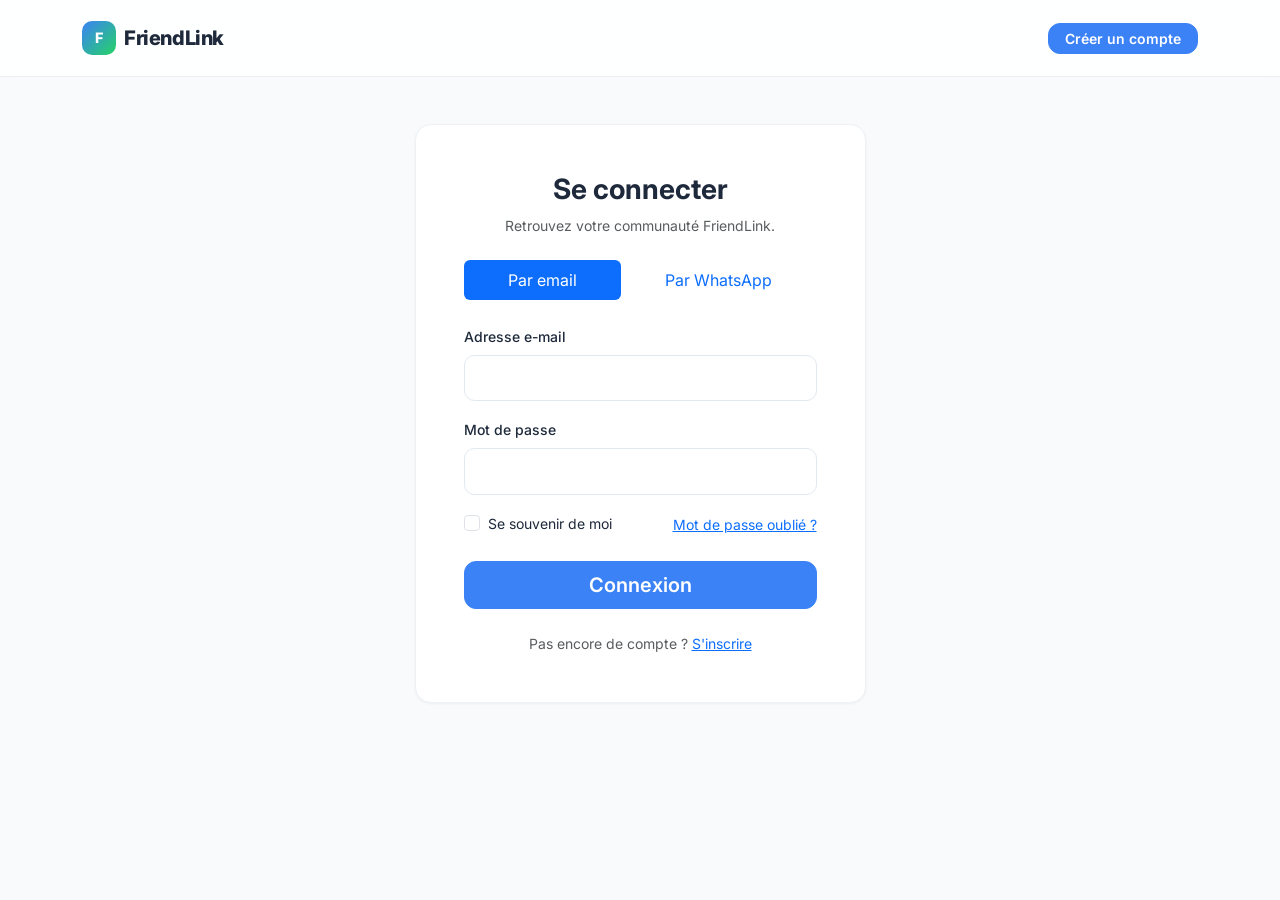
<file: frontend/login.html>
<!DOCTYPE html>
<html lang="fr">
<head>
    <meta charset="UTF-8">
    <meta name="viewport" content="width=device-width, initial-scale=1.0">
    <title>Connexion — FriendLink</title>

    <link href="https://cdn.jsdelivr.net/npm/bootstrap@5.3.2/dist/css/bootstrap.min.css" rel="stylesheet">
    <link rel="stylesheet" href="https://cdn.jsdelivr.net/npm/bootstrap-icons@1.11.1/font/bootstrap-icons.css">
    <link href="https://fonts.googleapis.com/css2?family=Inter:wght@400;500;600;700;800&display=swap" rel="stylesheet">
    <link rel="stylesheet" href="assets/css/style.css">
    
    <script src="https://cdn.jsdelivr.net/npm/bootstrap@5.3.2/dist/js/bootstrap.bundle.min.js"></script>
    <script src="assets/js/mock-data.js"></script>
    <script src="assets/js/script.js"></script>
</head>
<body>

    <div class="page-loader">
        <div><span class="loader-dot"></span><span class="loader-dot"></span><span class="loader-dot"></span></div>
    </div>

    <nav class="navbar navbar-expand-lg fl-navbar py-3">
        <div class="container">
            <a class="navbar-brand fl-brand d-flex align-items-center" href="index.html">
                <span class="fl-brand-badge">F</span> FriendLink
            </a>
            <a href="register.html" class="btn btn-fl-primary btn-sm px-3">Créer un compte</a>
        </div>
    </nav>

    <main class="container py-5">
        <div class="row justify-content-center">
            <div class="col-md-6 col-lg-5">
                <div class="fl-form-card p-4 p-md-5">
                    <div class="text-center mb-4">
                        <h1 class="h3 fw-bold">Se connecter</h1>
                        <p class="text-muted small">Retrouvez votre communauté FriendLink.</p>
                    </div>

                    <ul class="nav nav-pills nav-fill mb-4" id="login-tabs">
                        <li class="nav-item">
                            <button class="nav-link active" data-bs-toggle="pill" data-bs-target="#tab-email" type="button">Par email</button>
                        </li>
                        <li class="nav-item">
                            <button class="nav-link" data-bs-toggle="pill" data-bs-target="#tab-whatsapp" type="button">Par WhatsApp</button>
                        </li>
                    </ul>

                    <form action="members.html" class="tab-content">
                        <div class="tab-pane fade show active" id="tab-email">
                            <label class="form-label small fw-medium">Adresse e-mail</label>
                            <input type="email" class="form-control mb-3" required>
                        </div>
                        <div class="tab-pane fade" id="tab-whatsapp">
                            <label class="form-label small fw-medium">Numéro WhatsApp</label>
                            <input type="tel" class="form-control mb-3" placeholder="+229 00 00 00 00">
                        </div>

                        <label class="form-label small fw-medium">Mot de passe</label>
                        <input type="password" class="form-control mb-3" required>

                        <div class="d-flex justify-content-between align-items-center mb-4">
                            <div class="form-check">
                                <input class="form-check-input" type="checkbox" id="remember">
                                <label class="form-check-label small" for="remember">Se souvenir de moi</label>
                            </div>
                            <a href="#" class="small text-decoration-underline">Mot de passe oublié ?</a>
                        </div>

                        <button type="submit" class="btn btn-fl-primary btn-lg w-100">Connexion</button>
                    </form>

                    <p class="text-center small text-muted mt-4 mb-0">
                        Pas encore de compte ? <a href="register.html" class="text-decoration-underline">S'inscrire</a>
                    </p>
                </div>
            </div>
        </div>
    </main>

    <script src="https://cdn.jsdelivr.net/npm/bootstrap@5.3.2/dist/js/bootstrap.bundle.min.js"></script>
    <script src="assets/js/mock-data.js"></script>
    <script src="assets/js/script.js"></script>
</body>
</html>
</file>
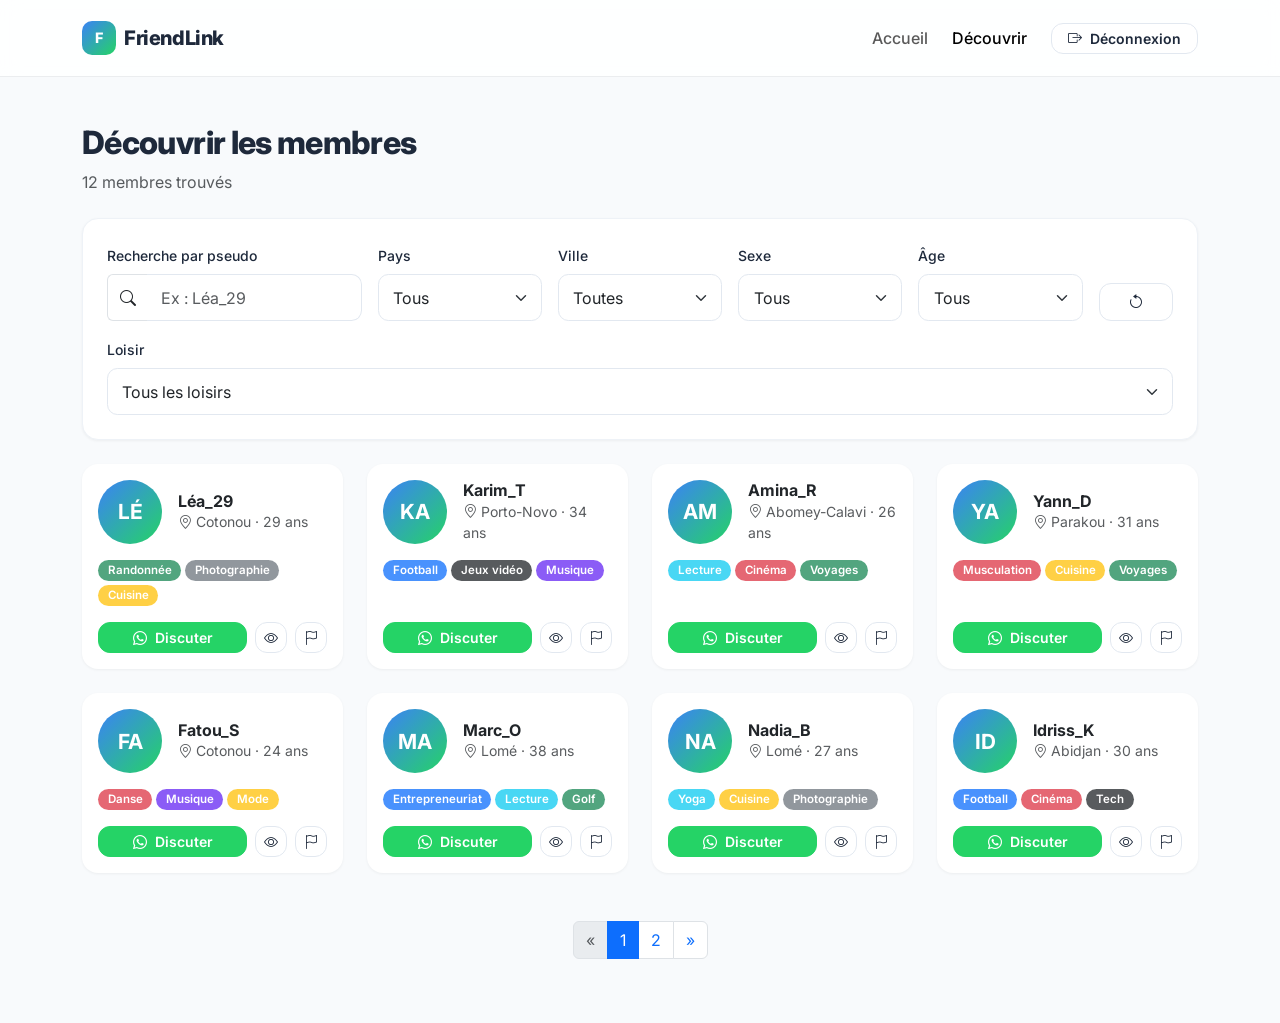
<file: frontend/members.html>
<!DOCTYPE html>
<html lang="fr">
<head>
    <meta charset="UTF-8">
    <meta name="viewport" content="width=device-width, initial-scale=1.0">
    <title>Découvrir les membres — FriendLink</title>

    <link href="https://cdn.jsdelivr.net/npm/bootstrap@5.3.2/dist/css/bootstrap.min.css" rel="stylesheet">
    <link rel="stylesheet" href="https://cdn.jsdelivr.net/npm/bootstrap-icons@1.11.1/font/bootstrap-icons.css">
    <link href="https://fonts.googleapis.com/css2?family=Inter:wght@400;500;600;700;800&display=swap" rel="stylesheet">
    <link rel="stylesheet" href="assets/css/style.css">

    <script src="https://cdn.jsdelivr.net/npm/bootstrap@5.3.2/dist/js/bootstrap.bundle.min.js"></script>
    <script src="assets/js/mock-data.js"></script>
    <script src="assets/js/script.js"></script>
</head>
<body>

    <div class="page-loader">
        <div><span class="loader-dot"></span><span class="loader-dot"></span><span class="loader-dot"></span></div>
    </div>

    <nav class="navbar navbar-expand-lg fl-navbar sticky-top py-3">
        <div class="container">
            <a class="navbar-brand fl-brand d-flex align-items-center" href="index.html">
                <span class="fl-brand-badge">F</span> FriendLink
            </a>
            <button class="navbar-toggler border-0" type="button" data-bs-toggle="collapse" data-bs-target="#navMenu">
                <i class="bi bi-list fs-2"></i>
            </button>
            <div class="collapse navbar-collapse" id="navMenu">
                <ul class="navbar-nav ms-auto align-items-lg-center gap-lg-2">
                    <li class="nav-item"><a class="nav-link fw-medium" href="index.html">Accueil</a></li>
                    <li class="nav-item"><a class="nav-link fw-medium active" href="members.html">Découvrir</a></li>
                    <li class="nav-item ms-lg-2 mt-2 mt-lg-0">
                        <a href="index.html" class="btn btn-outline-fl btn-sm px-3">
                            <i class="bi bi-box-arrow-right me-1"></i> Déconnexion
                        </a>
                    </li>
                </ul>
            </div>
        </div>
    </nav>

    <main class="container py-5">
        <div class="mb-4">
            <h1 class="fl-section-title h2">Découvrir les membres</h1>
            <p class="text-muted" id="member-count-label">Chargement…</p>
        </div>

        <!-- Recherche + filtres -->
        <div class="fl-form-card p-4 mb-4">
            <div class="row g-3 align-items-end">
                <div class="col-lg-3">
                    <label class="form-label small fw-medium">Recherche par pseudo</label>
                    <div class="input-group">
                        <span class="input-group-text bg-white border-end-0"><i class="bi bi-search"></i></span>
                        <input type="text" id="search-input" class="form-control border-start-0" placeholder="Ex : Léa_29">
                    </div>
                </div>
                <div class="col-6 col-lg-2">
                    <label class="form-label small fw-medium">Pays</label>
                    <select id="filter-pays" class="form-select">
                        <option value="">Tous</option>
                        <option>Bénin</option>
                        <option>Togo</option>
                        <option>Côte d'Ivoire</option>
                    </select>
                </div>
                <div class="col-6 col-lg-2">
                    <label class="form-label small fw-medium">Ville</label>
                    <select id="filter-ville" class="form-select">
                        <option value="">Toutes</option>
                        <option>Cotonou</option>
                        <option>Porto-Novo</option>
                        <option>Abomey-Calavi</option>
                        <option>Parakou</option>
                        <option>Lomé</option>
                        <option>Abidjan</option>
                    </select>
                </div>
                <div class="col-6 col-lg-2">
                    <label class="form-label small fw-medium">Sexe</label>
                    <select id="filter-sexe" class="form-select">
                        <option value="">Tous</option>
                        <option>Femme</option>
                        <option>Homme</option>
                    </select>
                </div>
                <div class="col-6 col-lg-2">
                    <label class="form-label small fw-medium">Âge</label>
                    <select id="filter-age" class="form-select">
                        <option value="">Tous</option>
                        <option value="18-25">18 - 25 ans</option>
                        <option value="26-32">26 - 32 ans</option>
                        <option value="33-45">33 - 45 ans</option>
                    </select>
                </div>
                <div class="col-lg-1 d-grid">
                    <button id="reset-filters" class="btn btn-outline-fl" title="Réinitialiser">
                        <i class="bi bi-arrow-counterclockwise"></i>
                    </button>
                </div>
                <div class="col-12">
                    <label class="form-label small fw-medium">Loisir</label>
                    <select id="filter-loisir" class="form-select">
                        <option value="">Tous les loisirs</option>
                        <option>Football</option><option>Lecture</option><option>Cuisine</option>
                        <option>Voyages</option><option>Jeux vidéo</option><option>Cinéma</option>
                        <option>Musique</option><option>Photographie</option><option>Randonnée</option>
                        <option>Yoga</option><option>Danse</option><option>Tech</option>
                    </select>
                </div>
            </div>
        </div>

        <!-- Liste des membres -->
        <div class="row g-4" id="full-member-list"><!-- injecté par script.js --></div>

        <!-- Pagination -->
        <nav class="mt-5" aria-label="Pagination des membres">
            <ul class="pagination justify-content-center" id="members-pagination"></ul>
        </nav>
    </main>

    <!-- Modale confirmation WhatsApp -->
    <div class="modal fade" id="whatsappConfirmModal" tabindex="-1">
        <div class="modal-dialog modal-dialog-centered">
            <div class="modal-content rounded-4 border-0">
                <div class="modal-body text-center p-4">
                    <i class="bi bi-whatsapp text-whatsapp display-5 mb-3"></i>
                    <h5 class="fw-bold">Discuter avec <span data-target-pseudo></span> ?</h5>
                    <p class="text-muted small">Vous allez être redirigé vers WhatsApp avec un message pré-rempli.</p>
                    <div class="d-flex gap-2 justify-content-center mt-3">
                        <button class="btn btn-outline-fl px-4" data-bs-dismiss="modal">Annuler</button>
                        <button class="btn btn-whatsapp px-4" data-confirm-whatsapp>Continuer</button>
                    </div>
                </div>
            </div>
        </div>
    </div>

    <!-- Modale signalement -->
    <div class="modal fade" id="reportModal" tabindex="-1">
        <div class="modal-dialog modal-dialog-centered">
            <div class="modal-content rounded-4 border-0">
                <div class="modal-header border-0">
                    <h5 class="modal-title fw-bold">Signaler <span data-report-target></span></h5>
                    <button class="btn-close" data-bs-dismiss="modal"></button>
                </div>
                <form id="report-form">
                    <div class="modal-body">
                        <label class="form-label small fw-medium">Motif</label>
                        <select class="form-select mb-3" required>
                            <option value="">Choisir un motif</option>
                            <option>Spam</option>
                            <option>Faux profil</option>
                            <option>Arnaque</option>
                            <option>Comportement inapproprié</option>
                            <option>Photo inappropriée</option>
                            <option>Autre</option>
                        </select>
                        <label class="form-label small fw-medium">Description</label>
                        <textarea class="form-control" rows="3" placeholder="Détails (optionnel)"></textarea>
                    </div>
                    <div class="modal-footer border-0">
                        <button type="submit" class="btn btn-fl-primary w-100">Envoyer le signalement</button>
                    </div>
                </form>
            </div>
        </div>
    </div>

    <div id="toast-container"></div>
    <button class="fl-back-to-top"><i class="bi bi-arrow-up"></i></button>

    <script src="https://cdn.jsdelivr.net/npm/bootstrap@5.3.2/dist/js/bootstrap.bundle.min.js"></script>
    <script src="assets/js/mock-data.js"></script>
    <script src="assets/js/script.js"></script>
</body>
</html>
</file>
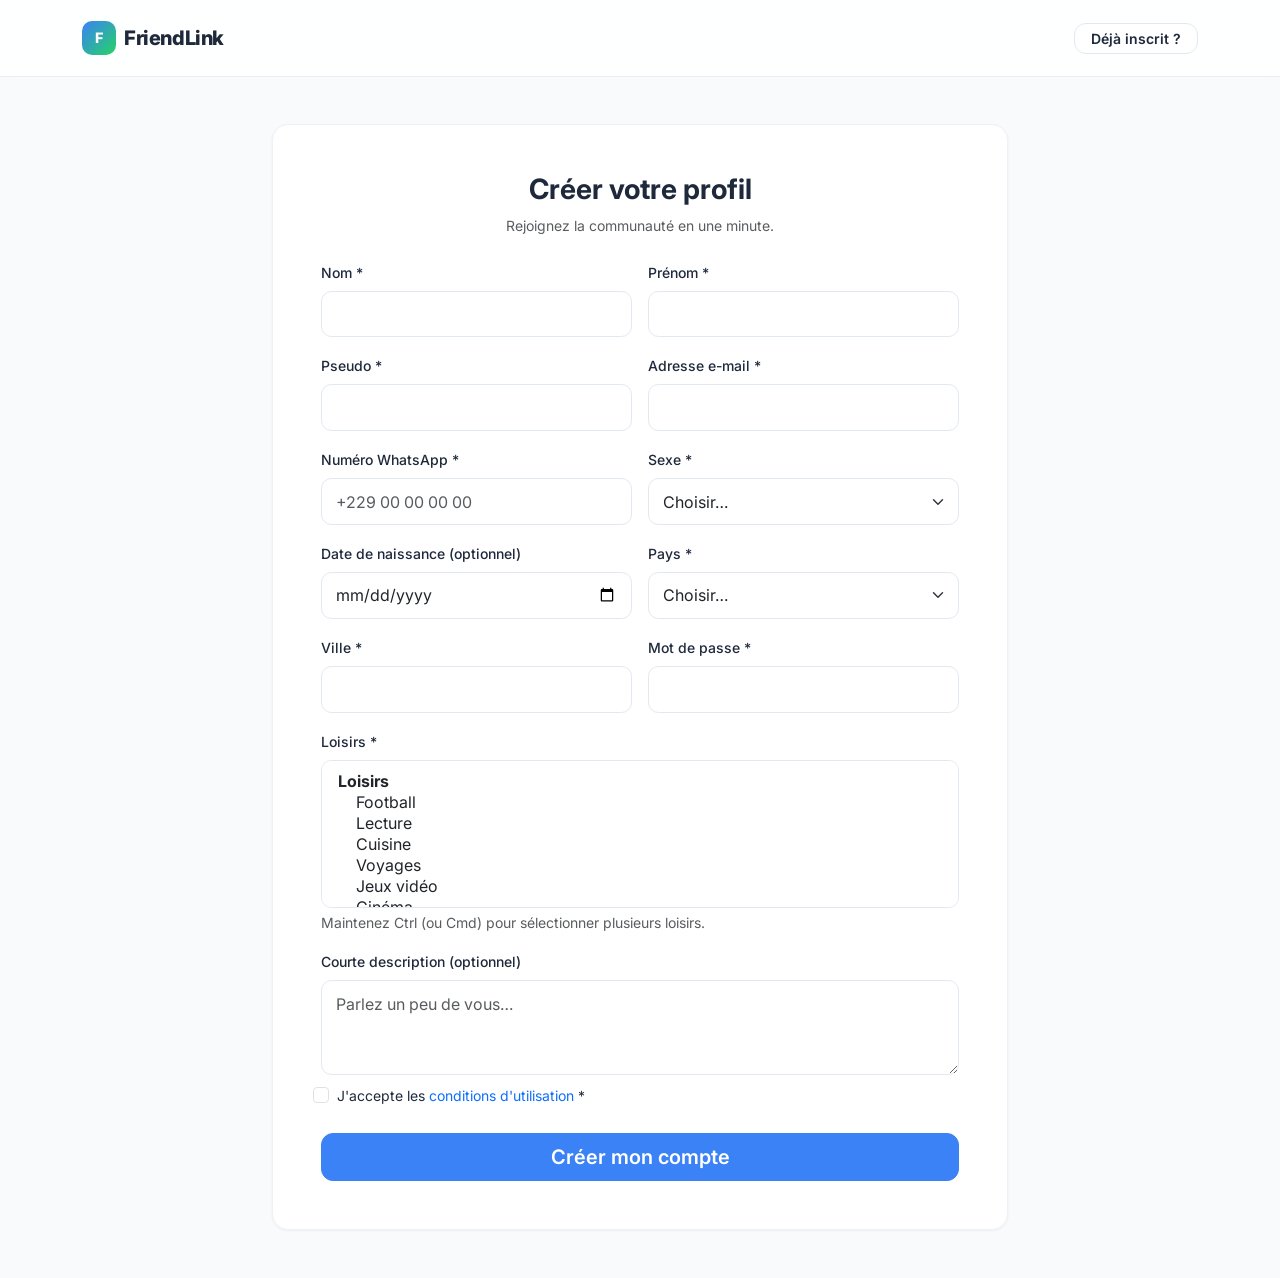
<file: frontend/register.html>
<!DOCTYPE html>
<html lang="fr">
<head>
    <meta charset="UTF-8">
    <meta name="viewport" content="width=device-width, initial-scale=1.0">
    <title>Inscription — FriendLink</title>

    <link href="https://cdn.jsdelivr.net/npm/bootstrap@5.3.2/dist/css/bootstrap.min.css" rel="stylesheet">
    <link rel="stylesheet" href="https://cdn.jsdelivr.net/npm/bootstrap-icons@1.11.1/font/bootstrap-icons.css">
    <link href="https://fonts.googleapis.com/css2?family=Inter:wght@400;500;600;700;800&display=swap" rel="stylesheet">
    <link rel="stylesheet" href="assets/css/style.css">
</head>
<body>

    <div class="page-loader">
        <div><span class="loader-dot"></span><span class="loader-dot"></span><span class="loader-dot"></span></div>
    </div>

    <nav class="navbar navbar-expand-lg fl-navbar py-3">
        <div class="container">
            <a class="navbar-brand fl-brand d-flex align-items-center" href="index.html">
                <span class="fl-brand-badge">F</span> FriendLink
            </a>
            <a href="login.html" class="btn btn-outline-fl btn-sm px-3">Déjà inscrit ?</a>
        </div>
    </nav>

    <main class="container py-5">
        <div class="row justify-content-center">
            <div class="col-lg-8">

                <!-- Message de succès (masqué par défaut) -->
                <div id="register-success" class="fl-form-card p-5 text-center d-none">
                    <i class="bi bi-check-circle-fill text-success display-4 mb-3"></i>
                    <h2 class="h4 fw-bold mb-2">Votre profil est en ligne !</h2>
                    <p class="text-muted mb-4">Il est désormais visible par les autres membres de la plateforme.</p>
                    <a href="members.html" class="btn btn-fl-primary px-4">Découvrir les profils</a>
                </div>

                <form id="register-form" class="fl-form-card p-4 p-md-5 needs-validation" novalidate>
                    <div class="text-center mb-4">
                        <h1 class="h3 fw-bold">Créer votre profil</h1>
                        <p class="text-muted small">Rejoignez la communauté en une minute.</p>
                    </div>

                    <div class="row g-3">
                        <div class="col-md-6">
                            <label class="form-label small fw-medium">Nom *</label>
                            <input type="text" class="form-control" required>
                            <div class="invalid-feedback">Le nom est requis.</div>
                        </div>
                        <div class="col-md-6">
                            <label class="form-label small fw-medium">Prénom *</label>
                            <input type="text" class="form-control" required>
                            <div class="invalid-feedback">Le prénom est requis.</div>
                        </div>

                        <div class="col-md-6">
                            <label class="form-label small fw-medium">Pseudo *</label>
                            <input type="text" class="form-control" pattern="[a-zA-Z0-9_-]+" required>
                            <div class="invalid-feedback">Pseudo requis (lettres, chiffres, - et _ uniquement).</div>
                        </div>
                        <div class="col-md-6">
                            <label class="form-label small fw-medium">Adresse e-mail *</label>
                            <input type="email" class="form-control" required>
                            <div class="invalid-feedback">Adresse e-mail valide requise.</div>
                        </div>

                        <div class="col-md-6">
                            <label class="form-label small fw-medium">Numéro WhatsApp *</label>
                            <input type="tel" class="form-control" placeholder="+229 00 00 00 00" required>
                            <div class="invalid-feedback">Numéro WhatsApp requis.</div>
                        </div>
                        <div class="col-md-6">
                            <label class="form-label small fw-medium">Sexe *</label>
                            <select class="form-select" required>
                                <option value="">Choisir…</option>
                                <option>Femme</option>
                                <option>Homme</option>
                                <option>Autre</option>
                            </select>
                            <div class="invalid-feedback">Merci de préciser votre sexe.</div>
                        </div>

                        <div class="col-md-6">
                            <label class="form-label small fw-medium">Date de naissance (optionnel)</label>
                            <input type="date" class="form-control">
                        </div>
                        <div class="col-md-6">
                            <label class="form-label small fw-medium">Pays *</label>
                            <select class="form-select" required>
                                <option value="">Choisir…</option>
                                <option>Bénin</option>
                                <option>Togo</option>
                                <option>Côte d'Ivoire</option>
                                <option>Sénégal</option>
                                <option>Autre</option>
                            </select>
                            <div class="invalid-feedback">Le pays est requis.</div>
                        </div>

                        <div class="col-md-6">
                            <label class="form-label small fw-medium">Ville *</label>
                            <input type="text" class="form-control" required>
                            <div class="invalid-feedback">La ville est requise.</div>
                        </div>
                        <div class="col-md-6">
                            <label class="form-label small fw-medium">Mot de passe *</label>
                            <input type="password" class="form-control" minlength="8" required>
                            <div class="invalid-feedback">Minimum 8 caractères.</div>
                        </div>

                        <div class="col-12">
                            <label class="form-label small fw-medium">Loisirs *</label>
                            <select class="form-select" multiple size="6" required>
                                <optgroup label="Loisirs">
                                    <option>Football</option><option>Lecture</option><option>Cuisine</option>
                                    <option>Voyages</option><option>Jeux vidéo</option><option>Cinéma</option>
                                    <option>Musique</option><option>Photographie</option><option>Randonnée</option>
                                </optgroup>
                            </select>
                            <div class="form-text">Maintenez Ctrl (ou Cmd) pour sélectionner plusieurs loisirs.</div>
                        </div>

                        <div class="col-12">
                            <label class="form-label small fw-medium">Courte description (optionnel)</label>
                            <textarea class="form-control" rows="3" maxlength="300" placeholder="Parlez un peu de vous…"></textarea>
                        </div>

                        <div class="col-12 form-check mt-2">
                            <input class="form-check-input" type="checkbox" id="cgu" required>
                            <label class="form-check-label small" for="cgu">
                                J'accepte les <a href="#">conditions d'utilisation</a> *
                            </label>
                            <div class="invalid-feedback">Vous devez accepter les conditions.</div>
                        </div>
                    </div>

                    <button type="submit" class="btn btn-fl-primary btn-lg w-100 mt-4">
                        Créer mon compte
                    </button>
                </form>
            </div>
        </div>
    </main>

    <div id="toast-container"></div>
    <button class="fl-back-to-top"><i class="bi bi-arrow-up"></i></button>

    <script src="https://cdn.jsdelivr.net/npm/bootstrap@5.3.2/dist/js/bootstrap.bundle.min.js"></script>
    <script src="assets/js/mock-data.js"></script>
    <script src="assets/js/script.js"></script>
</body>
</html>
</file>
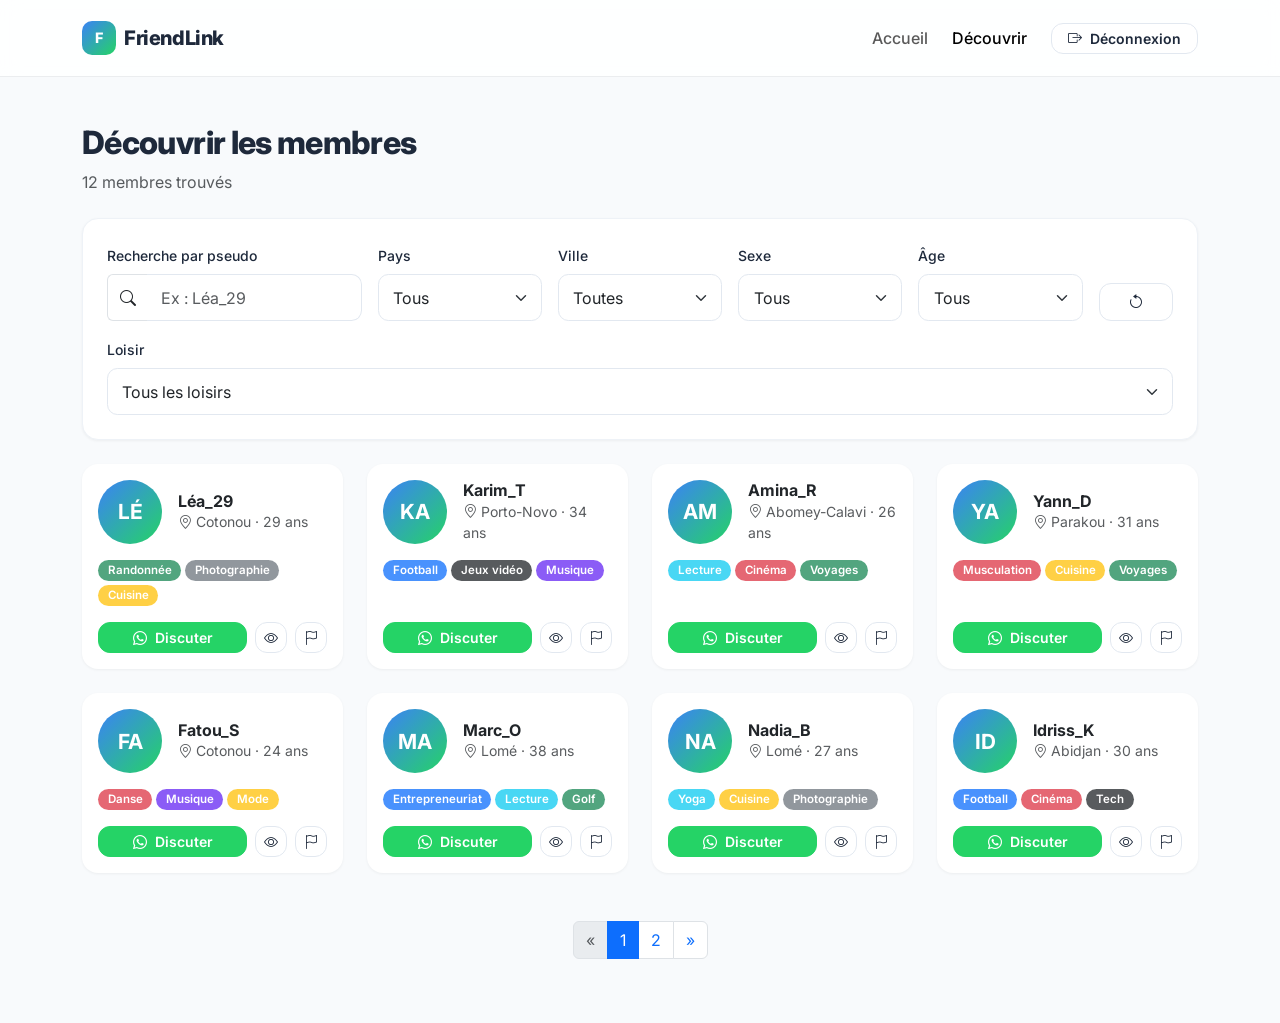
<file: prototype-frontend/menbers.html>
<!DOCTYPE html>
<html lang="fr">
<head>
    <meta charset="UTF-8">
    <meta name="viewport" content="width=device-width, initial-scale=1.0">
    <title>Découvrir les membres — FriendLink</title>

    <link href="https://cdn.jsdelivr.net/npm/bootstrap@5.3.2/dist/css/bootstrap.min.css" rel="stylesheet">
    <link rel="stylesheet" href="https://cdn.jsdelivr.net/npm/bootstrap-icons@1.11.1/font/bootstrap-icons.css">
    <link href="https://fonts.googleapis.com/css2?family=Inter:wght@400;500;600;700;800&display=swap" rel="stylesheet">
    <link rel="stylesheet" href="assets/css/style.css">
</head>
<body>

    <div class="page-loader">
        <div><span class="loader-dot"></span><span class="loader-dot"></span><span class="loader-dot"></span></div>
    </div>

    <nav class="navbar navbar-expand-lg fl-navbar sticky-top py-3">
        <div class="container">
            <a class="navbar-brand fl-brand d-flex align-items-center" href="index.html">
                <span class="fl-brand-badge">F</span> FriendLink
            </a>
            <button class="navbar-toggler border-0" type="button" data-bs-toggle="collapse" data-bs-target="#navMenu">
                <i class="bi bi-list fs-2"></i>
            </button>
            <div class="collapse navbar-collapse" id="navMenu">
                <ul class="navbar-nav ms-auto align-items-lg-center gap-lg-2">
                    <li class="nav-item"><a class="nav-link fw-medium" href="index.html">Accueil</a></li>
                    <li class="nav-item"><a class="nav-link fw-medium active" href="members.html">Découvrir</a></li>
                    <li class="nav-item ms-lg-2 mt-2 mt-lg-0">
                        <a href="index.html" class="btn btn-outline-fl btn-sm px-3">
                            <i class="bi bi-box-arrow-right me-1"></i> Déconnexion
                        </a>
                    </li>
                </ul>
            </div>
        </div>
    </nav>

    <main class="container py-5">
        <div class="mb-4">
            <h1 class="fl-section-title h2">Découvrir les membres</h1>
            <p class="text-muted" id="member-count-label">Chargement…</p>
        </div>

        <!-- Recherche + filtres -->
        <div class="fl-form-card p-4 mb-4">
            <div class="row g-3 align-items-end">
                <div class="col-lg-3">
                    <label class="form-label small fw-medium">Recherche par pseudo</label>
                    <div class="input-group">
                        <span class="input-group-text bg-white border-end-0"><i class="bi bi-search"></i></span>
                        <input type="text" id="search-input" class="form-control border-start-0" placeholder="Ex : Léa_29">
                    </div>
                </div>
                <div class="col-6 col-lg-2">
                    <label class="form-label small fw-medium">Pays</label>
                    <select id="filter-pays" class="form-select">
                        <option value="">Tous</option>
                        <option>Bénin</option>
                        <option>Togo</option>
                        <option>Côte d'Ivoire</option>
                    </select>
                </div>
                <div class="col-6 col-lg-2">
                    <label class="form-label small fw-medium">Ville</label>
                    <select id="filter-ville" class="form-select">
                        <option value="">Toutes</option>
                        <option>Cotonou</option>
                        <option>Porto-Novo</option>
                        <option>Abomey-Calavi</option>
                        <option>Parakou</option>
                        <option>Lomé</option>
                        <option>Abidjan</option>
                    </select>
                </div>
                <div class="col-6 col-lg-2">
                    <label class="form-label small fw-medium">Sexe</label>
                    <select id="filter-sexe" class="form-select">
                        <option value="">Tous</option>
                        <option>Femme</option>
                        <option>Homme</option>
                    </select>
                </div>
                <div class="col-6 col-lg-2">
                    <label class="form-label small fw-medium">Âge</label>
                    <select id="filter-age" class="form-select">
                        <option value="">Tous</option>
                        <option value="18-25">18 - 25 ans</option>
                        <option value="26-32">26 - 32 ans</option>
                        <option value="33-45">33 - 45 ans</option>
                    </select>
                </div>
                <div class="col-lg-1 d-grid">
                    <button id="reset-filters" class="btn btn-outline-fl" title="Réinitialiser">
                        <i class="bi bi-arrow-counterclockwise"></i>
                    </button>
                </div>
                <div class="col-12">
                    <label class="form-label small fw-medium">Loisir</label>
                    <select id="filter-loisir" class="form-select">
                        <option value="">Tous les loisirs</option>
                        <option>Football</option><option>Lecture</option><option>Cuisine</option>
                        <option>Voyages</option><option>Jeux vidéo</option><option>Cinéma</option>
                        <option>Musique</option><option>Photographie</option><option>Randonnée</option>
                        <option>Yoga</option><option>Danse</option><option>Tech</option>
                    </select>
                </div>
            </div>
        </div>

        <!-- Liste des membres -->
        <div class="row g-4" id="full-member-list"><!-- injecté par script.js --></div>

        <!-- Pagination -->
        <nav class="mt-5" aria-label="Pagination des membres">
            <ul class="pagination justify-content-center" id="members-pagination"></ul>
        </nav>
    </main>

    <!-- Modale confirmation WhatsApp -->
    <div class="modal fade" id="whatsappConfirmModal" tabindex="-1">
        <div class="modal-dialog modal-dialog-centered">
            <div class="modal-content rounded-4 border-0">
                <div class="modal-body text-center p-4">
                    <i class="bi bi-whatsapp text-whatsapp display-5 mb-3"></i>
                    <h5 class="fw-bold">Discuter avec <span data-target-pseudo></span> ?</h5>
                    <p class="text-muted small">Vous allez être redirigé vers WhatsApp avec un message pré-rempli.</p>
                    <div class="d-flex gap-2 justify-content-center mt-3">
                        <button class="btn btn-outline-fl px-4" data-bs-dismiss="modal">Annuler</button>
                        <button class="btn btn-whatsapp px-4" data-confirm-whatsapp>Continuer</button>
                    </div>
                </div>
            </div>
        </div>
    </div>

    <!-- Modale signalement -->
    <div class="modal fade" id="reportModal" tabindex="-1">
        <div class="modal-dialog modal-dialog-centered">
            <div class="modal-content rounded-4 border-0">
                <div class="modal-header border-0">
                    <h5 class="modal-title fw-bold">Signaler <span data-report-target></span></h5>
                    <button class="btn-close" data-bs-dismiss="modal"></button>
                </div>
                <form id="report-form">
                    <div class="modal-body">
                        <label class="form-label small fw-medium">Motif</label>
                        <select class="form-select mb-3" required>
                            <option value="">Choisir un motif</option>
                            <option>Spam</option>
                            <option>Faux profil</option>
                            <option>Arnaque</option>
                            <option>Comportement inapproprié</option>
                            <option>Photo inappropriée</option>
                            <option>Autre</option>
                        </select>
                        <label class="form-label small fw-medium">Description</label>
                        <textarea class="form-control" rows="3" placeholder="Détails (optionnel)"></textarea>
                    </div>
                    <div class="modal-footer border-0">
                        <button type="submit" class="btn btn-fl-primary w-100">Envoyer le signalement</button>
                    </div>
                </form>
            </div>
        </div>
    </div>

    <div id="toast-container"></div>
    <button class="fl-back-to-top"><i class="bi bi-arrow-up"></i></button>

    <script src="https://cdn.jsdelivr.net/npm/bootstrap@5.3.2/dist/js/bootstrap.bundle.min.js"></script>
    <script src="assets/js/mock-data.js"></script>
    <script src="assets/js/script.js"></script>
</body>
</html>
</file>
<file: frontend/assets/css/style.css>
/* ==========================================================================
   FriendLink — Prototype front-end (Bootstrap 5 + Vanilla JS)
   ========================================================================== */

:root {
    --fl-primary: #3b82f6;
    --fl-primary-dark: #2563eb;
    --fl-whatsapp: #25d366;
    --fl-whatsapp-dark: #1ebe5b;
    --fl-bg: #f8fafc;
    --fl-text: #1e293b;
    --fl-muted: #64748b;
    --fl-radius: 1rem;
}

body {
    font-family: 'Inter', system-ui, -apple-system, sans-serif;
    background-color: var(--fl-bg);
    color: var(--fl-text);
}

a { text-decoration: none; }

/* ---------- Loader ---------- */
.page-loader {
    position: fixed;
    inset: 0;
    background: #ffffff;
    z-index: 9999;
    display: flex;
    align-items: center;
    justify-content: center;
    transition: opacity .4s ease, visibility .4s;
}
.page-loader.fade-out { opacity: 0; visibility: hidden; }
.loader-dot {
    width: 12px; height: 12px; border-radius: 50%;
    background: var(--fl-primary);
    display: inline-block;
    margin: 0 4px;
    animation: fl-bounce 1.2s infinite ease-in-out;
}
.loader-dot:nth-child(2) { animation-delay: .15s; background: var(--fl-whatsapp); }
.loader-dot:nth-child(3) { animation-delay: .3s; background: var(--fl-primary-dark); }
@keyframes fl-bounce {
    0%, 80%, 100% { transform: scale(0.6); opacity: .5; }
    40% { transform: scale(1); opacity: 1; }
}

/* ---------- Reveal on scroll ---------- */
.fl-reveal {
    opacity: 0;
    transform: translateY(24px);
    transition: opacity .6s ease, transform .6s ease;
}
.fl-reveal.is-visible {
    opacity: 1;
    transform: translateY(0);
}

/* ---------- Navbar ---------- */
.fl-navbar {
    background: rgba(255,255,255,.85);
    backdrop-filter: blur(10px);
    box-shadow: 0 1px 0 rgba(0,0,0,.05);
}
.fl-brand {
    font-weight: 800;
    letter-spacing: -.02em;
    color: var(--fl-text) !important;
}
.fl-brand .fl-brand-badge {
    display: inline-flex;
    align-items: center;
    justify-content: center;
    width: 34px; height: 34px;
    border-radius: 10px;
    background: linear-gradient(135deg, var(--fl-primary), var(--fl-whatsapp));
    color: #fff;
    font-size: .9rem;
    margin-right: .5rem;
}

/* ---------- Hero ---------- */
.fl-hero {
    position: relative;
    overflow: hidden;
    padding: 5rem 0 4rem;
}
.fl-hero-blob {
    position: absolute;
    width: 380px; height: 380px;
    top: -60px; left: -60px;
    background: radial-gradient(circle, rgba(59,130,246,.18) 0%, rgba(37,211,102,.10) 100%);
    filter: blur(50px);
    border-radius: 50%;
    z-index: 0;
}
.fl-hero-content { position: relative; z-index: 1; }
.fl-hero h1 {
    font-weight: 800;
    letter-spacing: -.02em;
    line-height: 1.15;
}
.fl-badge-soft {
    display: inline-flex;
    align-items: center;
    gap: .4rem;
    background: rgba(37,211,102,.12);
    color: var(--fl-whatsapp-dark);
    font-weight: 600;
    font-size: .8rem;
    padding: .45rem .9rem;
    border-radius: 999px;
}

/* ---------- Buttons ---------- */
.btn-fl-primary {
    background: var(--fl-primary);
    border-color: var(--fl-primary);
    color: #fff;
    font-weight: 600;
    border-radius: .75rem;
    transition: transform .15s ease, background .2s ease, box-shadow .2s ease;
}
.btn-fl-primary:hover {
    background: var(--fl-primary-dark);
    color: #fff;
    transform: translateY(-2px);
    box-shadow: 0 10px 20px -8px rgba(59,130,246,.5);
}
.btn-whatsapp {
    background: var(--fl-whatsapp);
    border-color: var(--fl-whatsapp);
    color: #fff;
    font-weight: 600;
    border-radius: .75rem;
    transition: transform .15s ease, background .2s ease, box-shadow .2s ease;
}
.btn-whatsapp:hover {
    background: var(--fl-whatsapp-dark);
    color: #fff;
    transform: translateY(-2px);
    box-shadow: 0 10px 20px -8px rgba(37,211,102,.5);
}
.btn-outline-fl {
    border: 1.5px solid #e2e8f0;
    color: var(--fl-text);
    font-weight: 600;
    border-radius: .75rem;
    background: #fff;
    transition: all .2s ease;
}
.btn-outline-fl:hover { background: #f1f5f9; color: var(--fl-text); }

/* ---------- Member cards ---------- */
.fl-member-card {
    border: none;
    border-radius: var(--fl-radius);
    background: #fff;
    box-shadow: 0 1px 3px rgba(0,0,0,.05);
    transition: transform .25s ease, box-shadow .25s ease;
    overflow: hidden;
    height: 100%;
}
.fl-member-card:hover {
    transform: translateY(-6px);
    box-shadow: 0 20px 35px -15px rgba(30,41,59,.2);
}
.fl-avatar {
    width: 64px; height: 64px;
    border-radius: 50%;
    background: linear-gradient(135deg, var(--fl-primary), var(--fl-whatsapp));
    display: flex;
    align-items: center;
    justify-content: center;
    color: #fff;
    font-weight: 700;
    font-size: 1.3rem;
    flex-shrink: 0;
}
.fl-badge-loisir {
    font-size: .72rem;
    font-weight: 600;
    padding: .3rem .6rem;
    border-radius: 999px;
}
.bg-purple { background-color: #8b5cf6 !important; }

/* ---------- Sections ---------- */
.fl-section-title { font-weight: 800; letter-spacing: -.02em; }
.fl-step-circle {
    width: 52px; height: 52px;
    border-radius: 16px;
    background: var(--fl-primary);
    color: #fff;
    display: flex;
    align-items: center;
    justify-content: center;
    font-weight: 700;
    font-size: 1.2rem;
}
.fl-why-card {
    border-radius: var(--fl-radius);
    background: #fff;
    border: 1px solid #eef2f7;
    padding: 1.75rem;
    height: 100%;
    transition: transform .2s ease, box-shadow .2s ease;
}
.fl-why-card:hover { transform: translateY(-4px); box-shadow: 0 15px 30px -18px rgba(30,41,59,.25); }
.fl-why-icon {
    width: 46px; height: 46px;
    border-radius: 12px;
    background: rgba(59,130,246,.1);
    color: var(--fl-primary);
    display: flex;
    align-items: center;
    justify-content: center;
    font-size: 1.2rem;
}

/* ---------- Stats counters ---------- */
.fl-stat { font-weight: 800; font-size: 2rem; color: var(--fl-primary); }

/* ---------- Forms ---------- */
.fl-form-card {
    border-radius: var(--fl-radius);
    background: #fff;
    box-shadow: 0 1px 3px rgba(0,0,0,.05);
    border: 1px solid #eef2f7;
}
.form-control, .form-select {
    border-radius: .65rem;
    border-color: #e2e8f0;
    padding: .65rem .9rem;
}
.form-control:focus, .form-select:focus {
    border-color: var(--fl-primary);
    box-shadow: 0 0 0 .2rem rgba(59,130,246,.15);
}

/* ---------- Toast notification (new member) ---------- */
.fl-toast {
    position: fixed;
    bottom: 20px; right: 20px;
    background: #fff;
    border-radius: .9rem;
    box-shadow: 0 15px 35px -12px rgba(30,41,59,.3);
    padding: .9rem 1.2rem;
    display: flex;
    align-items: center;
    gap: .7rem;
    transform: translateY(30px);
    opacity: 0;
    transition: all .35s ease;
    z-index: 1080;
    max-width: 320px;
}
.fl-toast.show { transform: translateY(0); opacity: 1; }

/* ---------- Back to top ---------- */
.fl-back-to-top {
    position: fixed;
    bottom: 24px; left: 24px;
    width: 46px; height: 46px;
    border-radius: 50%;
    background: var(--fl-primary);
    color: #fff;
    display: flex;
    align-items: center;
    justify-content: center;
    box-shadow: 0 10px 25px -10px rgba(59,130,246,.6);
    opacity: 0;
    visibility: hidden;
    transform: translateY(10px);
    transition: all .3s ease;
    z-index: 1050;
    border: none;
}
.fl-back-to-top.show { opacity: 1; visibility: visible; transform: translateY(0); }

/* ---------- Footer ---------- */
.fl-footer { background: #0f172a; color: #cbd5e1; }
.fl-footer a { color: #cbd5e1; }
.fl-footer a:hover { color: #fff; }

/* ---------- Responsive tweaks ---------- */
@media (max-width: 767.98px) {
    .fl-hero { padding: 3rem 0 2.5rem; text-align: center; }
    .fl-hero-blob { display: none; }
    .fl-stat { font-size: 1.5rem; }
}
</file>
<file: prototype-frontend/assets/css/style.css>
/* ==========================================================================
   FriendLink — Prototype front-end (Bootstrap 5 + Vanilla JS)
   ========================================================================== */

:root {
    --fl-primary: #3b82f6;
    --fl-primary-dark: #2563eb;
    --fl-whatsapp: #25d366;
    --fl-whatsapp-dark: #1ebe5b;
    --fl-bg: #f8fafc;
    --fl-text: #1e293b;
    --fl-muted: #64748b;
    --fl-radius: 1rem;
}

body {
    font-family: 'Inter', system-ui, -apple-system, sans-serif;
    background-color: var(--fl-bg);
    color: var(--fl-text);
}

a { text-decoration: none; }

/* ---------- Loader ---------- */
.page-loader {
    position: fixed;
    inset: 0;
    background: #ffffff;
    z-index: 9999;
    display: flex;
    align-items: center;
    justify-content: center;
    transition: opacity .4s ease, visibility .4s;
}
.page-loader.fade-out { opacity: 0; visibility: hidden; }
.loader-dot {
    width: 12px; height: 12px; border-radius: 50%;
    background: var(--fl-primary);
    display: inline-block;
    margin: 0 4px;
    animation: fl-bounce 1.2s infinite ease-in-out;
}
.loader-dot:nth-child(2) { animation-delay: .15s; background: var(--fl-whatsapp); }
.loader-dot:nth-child(3) { animation-delay: .3s; background: var(--fl-primary-dark); }
@keyframes fl-bounce {
    0%, 80%, 100% { transform: scale(0.6); opacity: .5; }
    40% { transform: scale(1); opacity: 1; }
}

/* ---------- Reveal on scroll ---------- */
.fl-reveal {
    opacity: 0;
    transform: translateY(24px);
    transition: opacity .6s ease, transform .6s ease;
}
.fl-reveal.is-visible {
    opacity: 1;
    transform: translateY(0);
}

/* ---------- Navbar ---------- */
.fl-navbar {
    background: rgba(255,255,255,.85);
    backdrop-filter: blur(10px);
    box-shadow: 0 1px 0 rgba(0,0,0,.05);
}
.fl-brand {
    font-weight: 800;
    letter-spacing: -.02em;
    color: var(--fl-text) !important;
}
.fl-brand .fl-brand-badge {
    display: inline-flex;
    align-items: center;
    justify-content: center;
    width: 34px; height: 34px;
    border-radius: 10px;
    background: linear-gradient(135deg, var(--fl-primary), var(--fl-whatsapp));
    color: #fff;
    font-size: .9rem;
    margin-right: .5rem;
}

/* ---------- Hero ---------- */
.fl-hero {
    position: relative;
    overflow: hidden;
    padding: 5rem 0 4rem;
}
.fl-hero-blob {
    position: absolute;
    width: 380px; height: 380px;
    top: -60px; left: -60px;
    background: radial-gradient(circle, rgba(59,130,246,.18) 0%, rgba(37,211,102,.10) 100%);
    filter: blur(50px);
    border-radius: 50%;
    z-index: 0;
}
.fl-hero-content { position: relative; z-index: 1; }
.fl-hero h1 {
    font-weight: 800;
    letter-spacing: -.02em;
    line-height: 1.15;
}
.fl-badge-soft {
    display: inline-flex;
    align-items: center;
    gap: .4rem;
    background: rgba(37,211,102,.12);
    color: var(--fl-whatsapp-dark);
    font-weight: 600;
    font-size: .8rem;
    padding: .45rem .9rem;
    border-radius: 999px;
}

/* ---------- Buttons ---------- */
.btn-fl-primary {
    background: var(--fl-primary);
    border-color: var(--fl-primary);
    color: #fff;
    font-weight: 600;
    border-radius: .75rem;
    transition: transform .15s ease, background .2s ease, box-shadow .2s ease;
}
.btn-fl-primary:hover {
    background: var(--fl-primary-dark);
    color: #fff;
    transform: translateY(-2px);
    box-shadow: 0 10px 20px -8px rgba(59,130,246,.5);
}
.btn-whatsapp {
    background: var(--fl-whatsapp);
    border-color: var(--fl-whatsapp);
    color: #fff;
    font-weight: 600;
    border-radius: .75rem;
    transition: transform .15s ease, background .2s ease, box-shadow .2s ease;
}
.btn-whatsapp:hover {
    background: var(--fl-whatsapp-dark);
    color: #fff;
    transform: translateY(-2px);
    box-shadow: 0 10px 20px -8px rgba(37,211,102,.5);
}
.btn-outline-fl {
    border: 1.5px solid #e2e8f0;
    color: var(--fl-text);
    font-weight: 600;
    border-radius: .75rem;
    background: #fff;
    transition: all .2s ease;
}
.btn-outline-fl:hover { background: #f1f5f9; color: var(--fl-text); }

/* ---------- Member cards ---------- */
.fl-member-card {
    border: none;
    border-radius: var(--fl-radius);
    background: #fff;
    box-shadow: 0 1px 3px rgba(0,0,0,.05);
    transition: transform .25s ease, box-shadow .25s ease;
    overflow: hidden;
    height: 100%;
}
.fl-member-card:hover {
    transform: translateY(-6px);
    box-shadow: 0 20px 35px -15px rgba(30,41,59,.2);
}
.fl-avatar {
    width: 64px; height: 64px;
    border-radius: 50%;
    background: linear-gradient(135deg, var(--fl-primary), var(--fl-whatsapp));
    display: flex;
    align-items: center;
    justify-content: center;
    color: #fff;
    font-weight: 700;
    font-size: 1.3rem;
    flex-shrink: 0;
}
.fl-badge-loisir {
    font-size: .72rem;
    font-weight: 600;
    padding: .3rem .6rem;
    border-radius: 999px;
}
.bg-purple { background-color: #8b5cf6 !important; }

/* ---------- Sections ---------- */
.fl-section-title { font-weight: 800; letter-spacing: -.02em; }
.fl-step-circle {
    width: 52px; height: 52px;
    border-radius: 16px;
    background: var(--fl-primary);
    color: #fff;
    display: flex;
    align-items: center;
    justify-content: center;
    font-weight: 700;
    font-size: 1.2rem;
}
.fl-why-card {
    border-radius: var(--fl-radius);
    background: #fff;
    border: 1px solid #eef2f7;
    padding: 1.75rem;
    height: 100%;
    transition: transform .2s ease, box-shadow .2s ease;
}
.fl-why-card:hover { transform: translateY(-4px); box-shadow: 0 15px 30px -18px rgba(30,41,59,.25); }
.fl-why-icon {
    width: 46px; height: 46px;
    border-radius: 12px;
    background: rgba(59,130,246,.1);
    color: var(--fl-primary);
    display: flex;
    align-items: center;
    justify-content: center;
    font-size: 1.2rem;
}

/* ---------- Stats counters ---------- */
.fl-stat { font-weight: 800; font-size: 2rem; color: var(--fl-primary); }

/* ---------- Forms ---------- */
.fl-form-card {
    border-radius: var(--fl-radius);
    background: #fff;
    box-shadow: 0 1px 3px rgba(0,0,0,.05);
    border: 1px solid #eef2f7;
}
.form-control, .form-select {
    border-radius: .65rem;
    border-color: #e2e8f0;
    padding: .65rem .9rem;
}
.form-control:focus, .form-select:focus {
    border-color: var(--fl-primary);
    box-shadow: 0 0 0 .2rem rgba(59,130,246,.15);
}

/* ---------- Toast notification (new member) ---------- */
.fl-toast {
    position: fixed;
    bottom: 20px; right: 20px;
    background: #fff;
    border-radius: .9rem;
    box-shadow: 0 15px 35px -12px rgba(30,41,59,.3);
    padding: .9rem 1.2rem;
    display: flex;
    align-items: center;
    gap: .7rem;
    transform: translateY(30px);
    opacity: 0;
    transition: all .35s ease;
    z-index: 1080;
    max-width: 320px;
}
.fl-toast.show { transform: translateY(0); opacity: 1; }

/* ---------- Back to top ---------- */
.fl-back-to-top {
    position: fixed;
    bottom: 24px; left: 24px;
    width: 46px; height: 46px;
    border-radius: 50%;
    background: var(--fl-primary);
    color: #fff;
    display: flex;
    align-items: center;
    justify-content: center;
    box-shadow: 0 10px 25px -10px rgba(59,130,246,.6);
    opacity: 0;
    visibility: hidden;
    transform: translateY(10px);
    transition: all .3s ease;
    z-index: 1050;
    border: none;
}
.fl-back-to-top.show { opacity: 1; visibility: visible; transform: translateY(0); }

/* ---------- Footer ---------- */
.fl-footer { background: #0f172a; color: #cbd5e1; }
.fl-footer a { color: #cbd5e1; }
.fl-footer a:hover { color: #fff; }

/* ---------- Responsive tweaks ---------- */
@media (max-width: 767.98px) {
    .fl-hero { padding: 3rem 0 2.5rem; text-align: center; }
    .fl-hero-blob { display: none; }
    .fl-stat { font-size: 1.5rem; }
}
</file>
